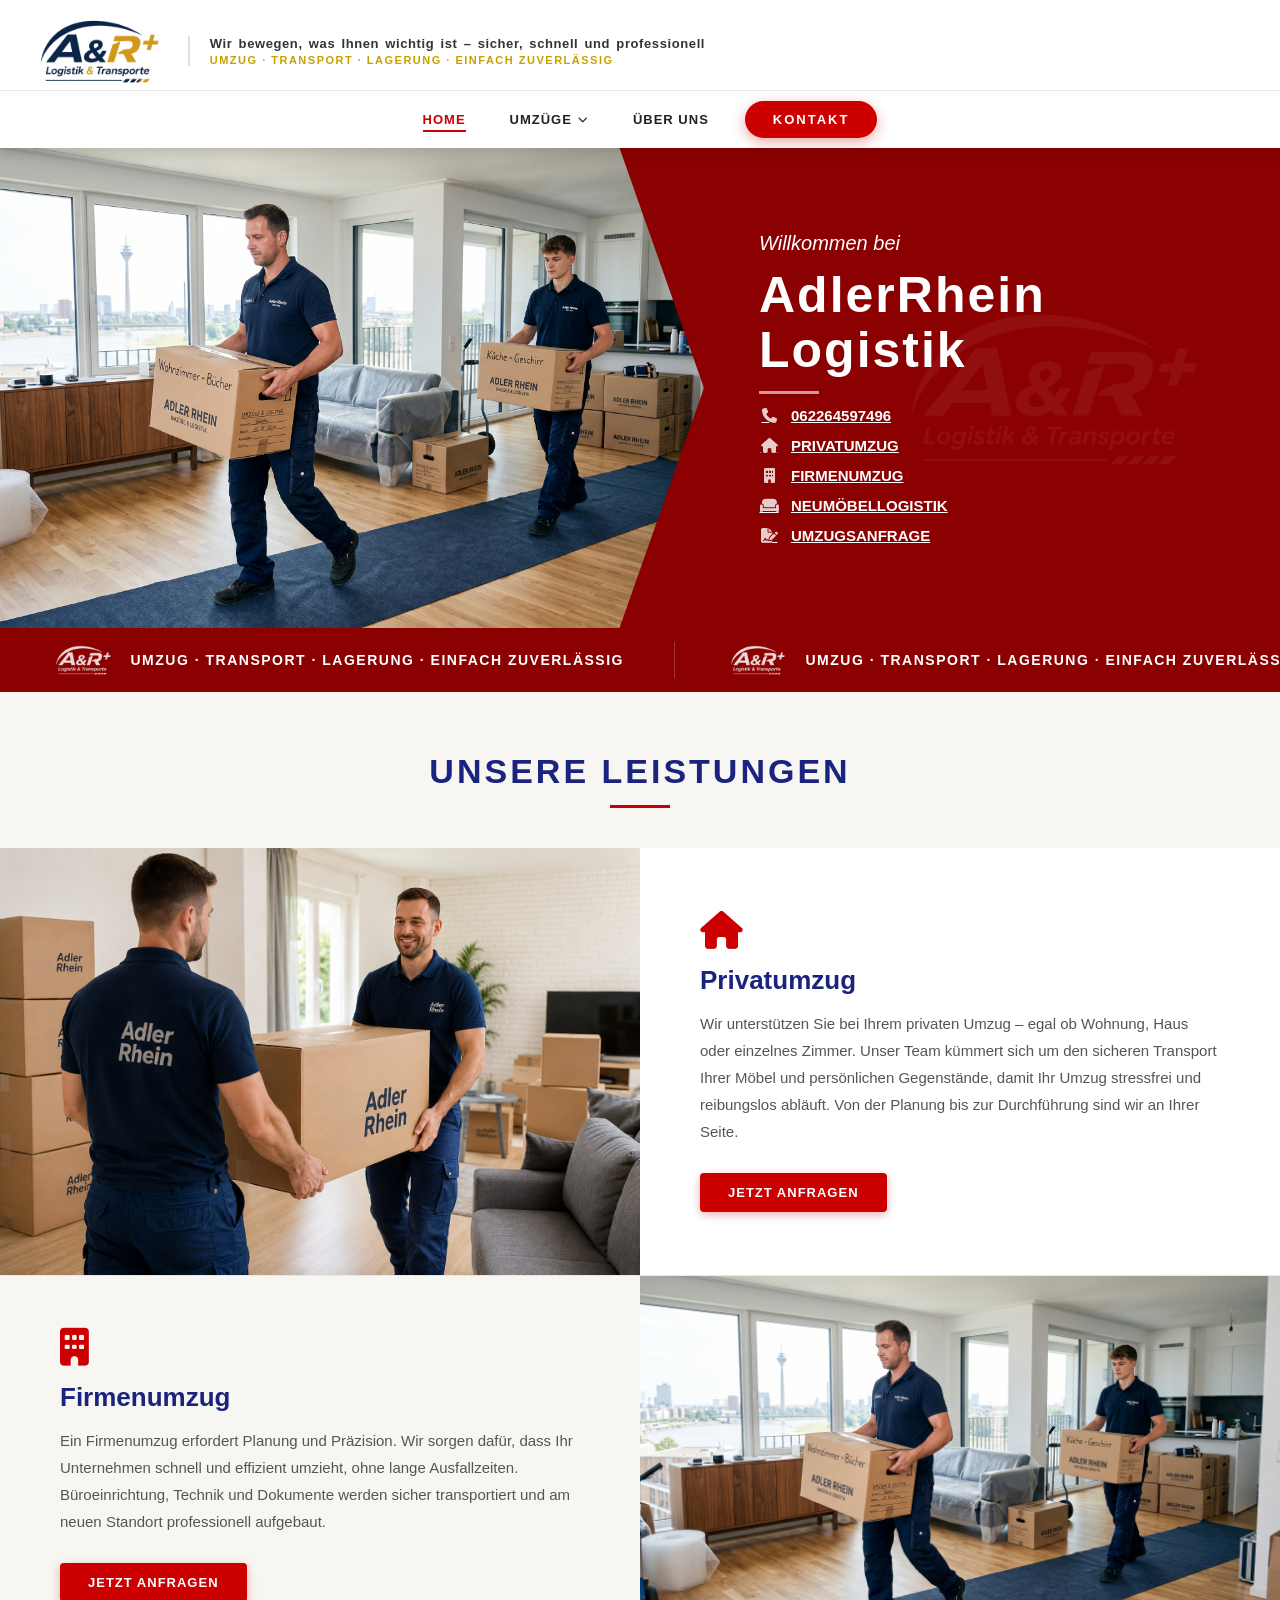
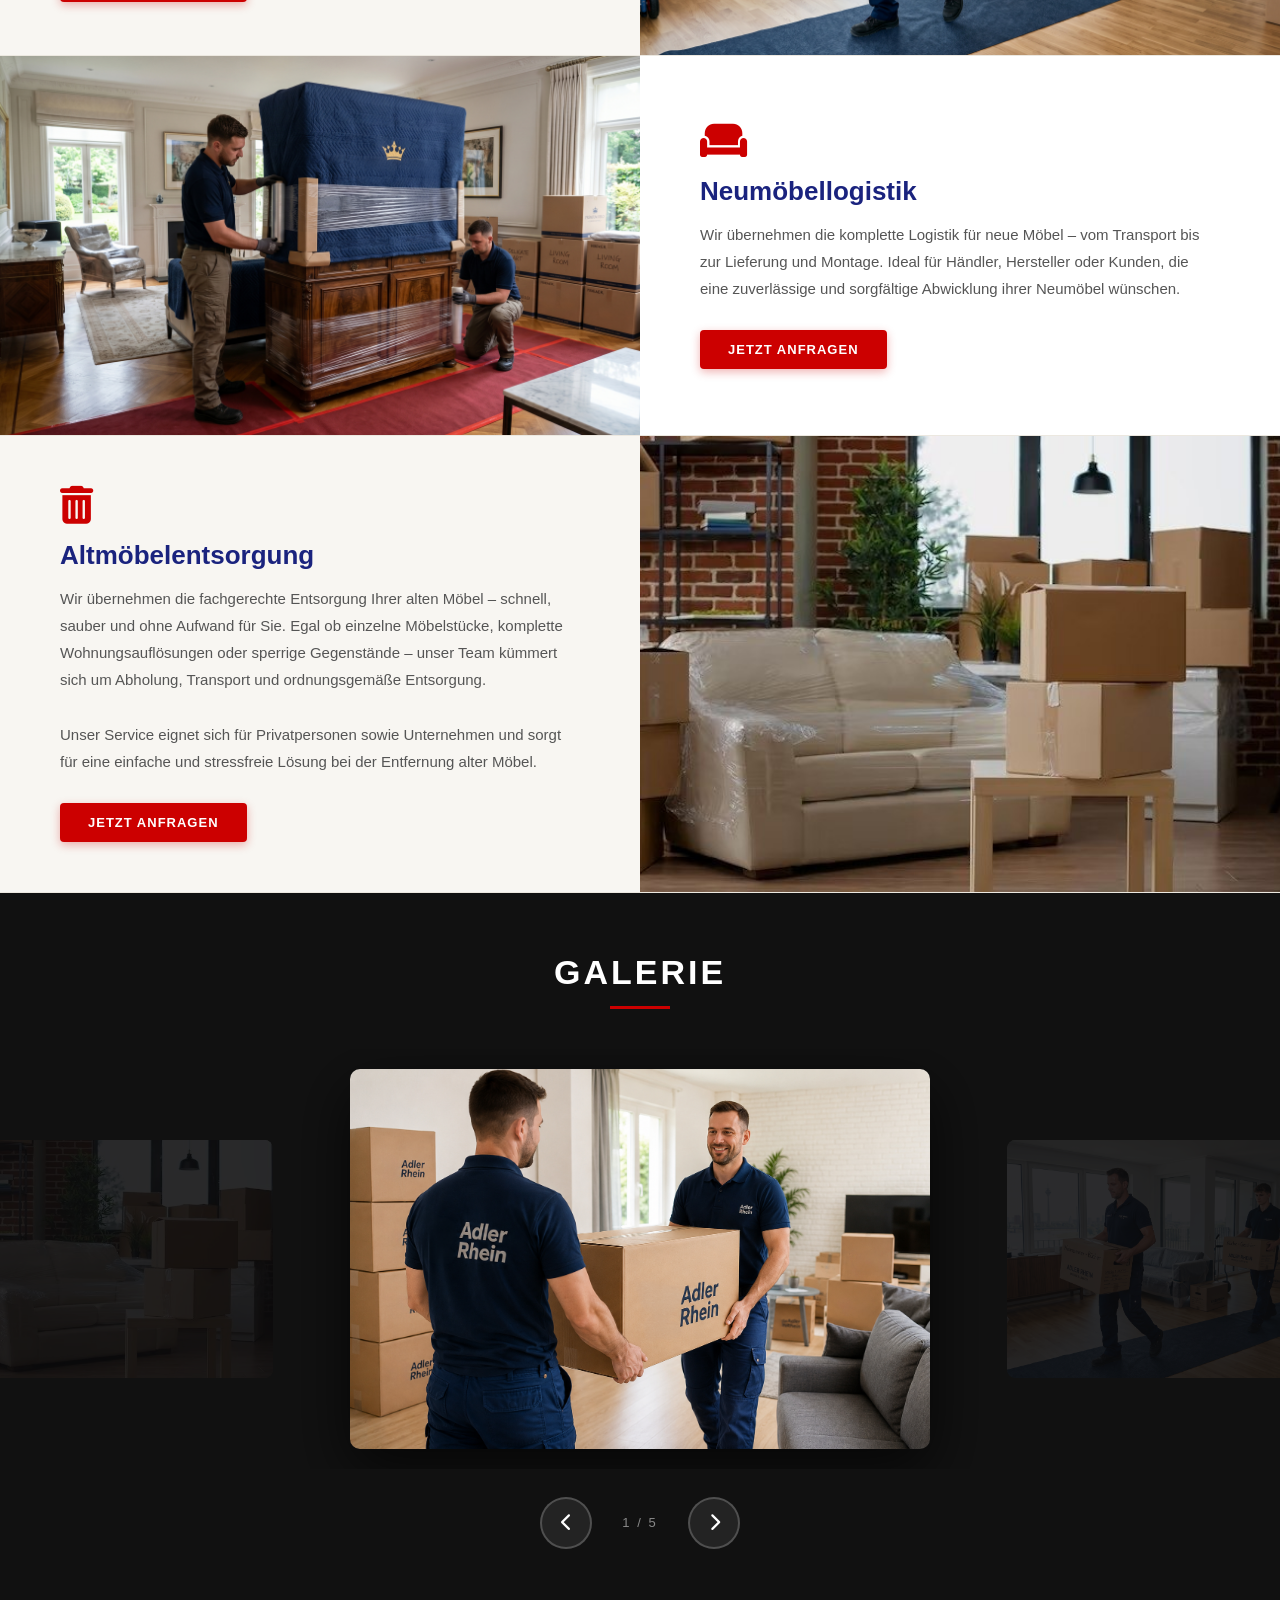
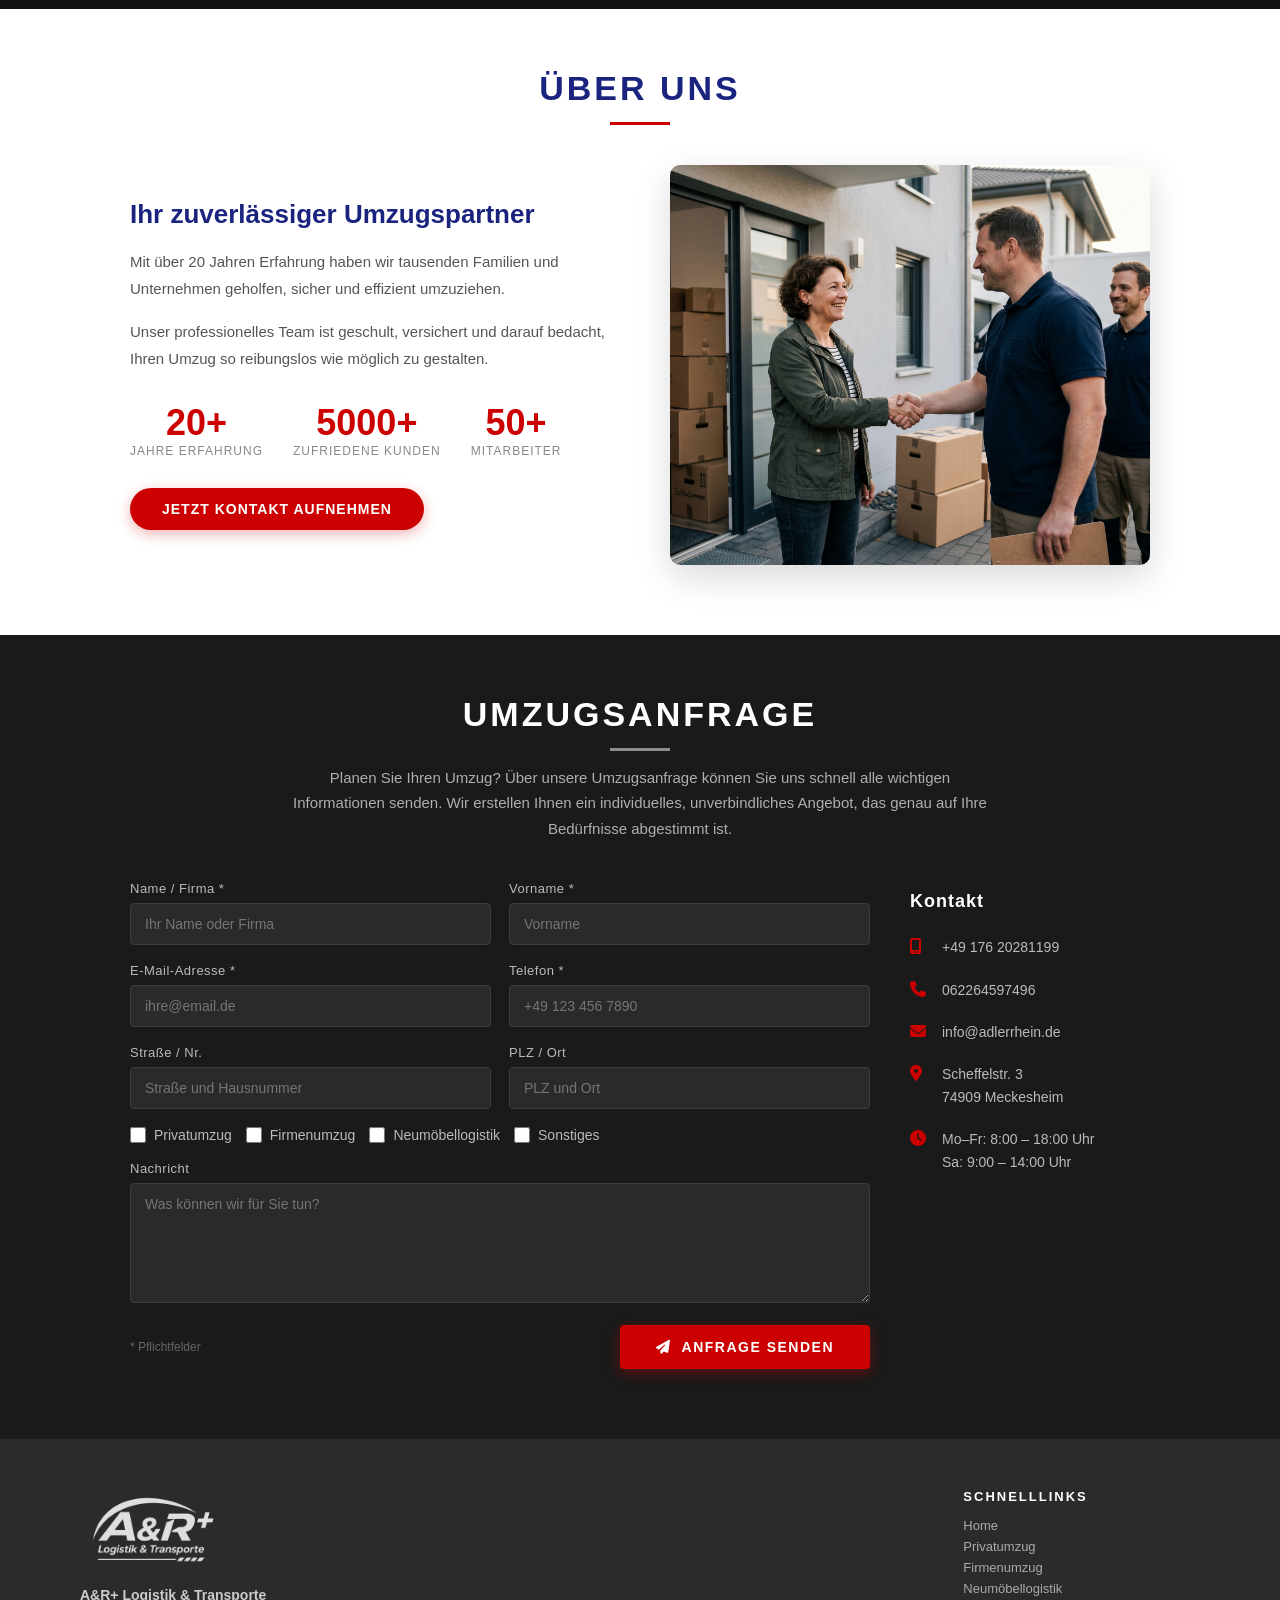
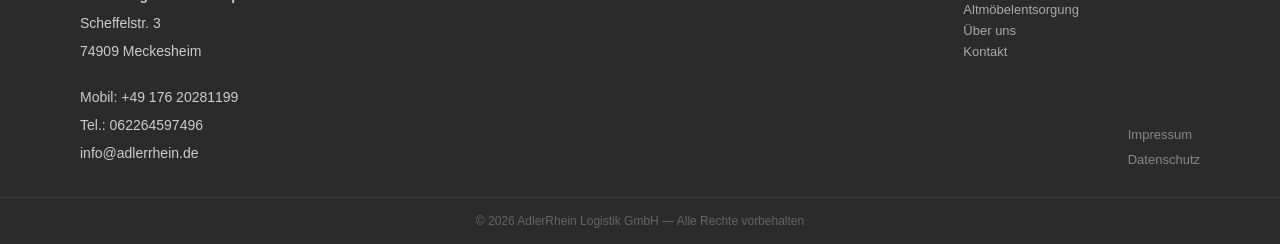
<file: index.html>
<!DOCTYPE html>
<html lang="de">
<head>
    <meta charset="UTF-8">
    <meta name="viewport" content="width=device-width, initial-scale=1.0">
    <title>AdlerRhein Logistik</title>
    <link rel="stylesheet" href="style.css">
    <link rel="stylesheet" href="https://cdnjs.cloudflare.com/ajax/libs/font-awesome/6.5.0/css/all.min.css">
</head>
<body>

<!-- ===== HEADER ===== -->
<header id="site-header">
    <div class="header-logo">
        <a href="#home"><img src="logo no bg.png" alt="A&R+ Logistik & Transporte" class="header-logo-img" width="160" height="78" style="height:78px;width:auto;max-height:78px;display:block"></a>
        <div class="header-text">
            <p class="header-tagline">Wir bewegen, was Ihnen wichtig ist – sicher, schnell und professionell</p>
            <p class="header-sub">Umzug · Transport · Lagerung · Einfach zuverlässig</p>
        </div>
    </div>

    <button class="hamburger" id="hamburger" aria-label="Menü öffnen">
        <span></span><span></span><span></span>
    </button>

    <nav id="main-nav">
        <a href="#home" class="nav-link active">HOME</a>

        <!-- UMZÜGE dropdown -->
        <div class="dropdown">
            <a href="#" class="nav-link dropdown-toggle" onclick="return false;">
                UMZÜGE <i class="fa-solid fa-chevron-down fa-xs"></i>
            </a>
            <div class="dropdown-menu">
                <a href="#privatumzug"><i class="fa-solid fa-house"></i> Privatumzug</a>
                <a href="#firmenumzug"><i class="fa-solid fa-building"></i> Firmenumzug</a>
                <a href="#neumoebel"><i class="fa-solid fa-couch"></i> Neumöbellogistik</a>
                <a href="#altmoebel"><i class="fa-solid fa-trash-can"></i> Altmöbelentsorgung</a>
                <a href="#contact"><i class="fa-solid fa-file-signature"></i> Umzugsanfrage</a>
            </div>
        </div>

        <a href="#about" class="nav-link">ÜBER UNS</a>
        <a href="#contact" class="btn-contact">KONTAKT</a>
    </nav>
</header>

<!-- ===== MAIN ===== -->
<main>

    <!-- ══════════ HOME ══════════ -->
    <section id="home">

        <!-- hero -->
        <div id="hero">
            <div id="hero-image-wrap">
                <img src="Ultra_realistic_professional_moving_service_202606242046 (2).jpg" alt="Adler Rhein Team">
            </div>
            <div id="hero-text">
                <img src="logo no bg.png" class="hero-watermark" alt="" aria-hidden="true">
                <p class="welcome-label">Willkommen bei</p>
                <h2>AdlerRhein<br>Logistik</h2>
                <div class="red-line"></div>
                <!-- ↓ CHANGE PHONE -->
                <a href="tel:062264597496"><i class="fa-solid fa-phone"></i> 062264597496</a>
                <a href="#privatumzug"><i class="fa-solid fa-house"></i> PRIVATUMZUG</a>
                <a href="#firmenumzug"><i class="fa-solid fa-building"></i> FIRMENUMZUG</a>
                <a href="#neumoebel"><i class="fa-solid fa-couch"></i> NEUMÖBELLOGISTIK</a>
                <a href="#contact"><i class="fa-solid fa-file-signature"></i> UMZUGSANFRAGE</a>
            </div>
        </div>

        <!-- news ticker banner -->
        <div id="join-team">
            <div class="ticker-track">
                <!-- copy 1 -->
                <div class="ticker-set">
                    <div class="ticker-item">
                        <img src="logo no bg.png" class="ticker-logo" alt="">
                        <span>Umzug · Transport · Lagerung · Einfach zuverlässig</span>
                    </div>
                    <div class="ticker-item">
                        <img src="logo no bg.png" class="ticker-logo" alt="">
                        <span>Umzug · Transport · Lagerung · Einfach zuverlässig</span>
                    </div>
                    <div class="ticker-item">
                        <img src="logo no bg.png" class="ticker-logo" alt="">
                        <span>Umzug · Transport · Lagerung · Einfach zuverlässig</span>
                    </div>
                    <div class="ticker-item">
                        <img src="logo no bg.png" class="ticker-logo" alt="">
                        <span>Umzug · Transport · Lagerung · Einfach zuverlässig</span>
                    </div>
                </div>
                <!-- copy 2 — for seamless loop -->
                <div class="ticker-set">
                    <div class="ticker-item">
                        <img src="logo no bg.png" class="ticker-logo" alt="">
                        <span>Umzug · Transport · Lagerung · Einfach zuverlässig</span>
                    </div>
                    <div class="ticker-item">
                        <img src="logo no bg.png" class="ticker-logo" alt="">
                        <span>Umzug · Transport · Lagerung · Einfach zuverlässig</span>
                    </div>
                    <div class="ticker-item">
                        <img src="logo no bg.png" class="ticker-logo" alt="">
                        <span>Umzug · Transport · Lagerung · Einfach zuverlässig</span>
                    </div>
                    <div class="ticker-item">
                        <img src="logo no bg.png" class="ticker-logo" alt="">
                        <span>Umzug · Transport · Lagerung · Einfach zuverlässig</span>
                    </div>
                </div>
            </div>
        </div>

    </section>

    <!-- ══════════ SERVICES ══════════ -->
    <section id="services">
        <div class="section-title">
            <h2>UNSERE LEISTUNGEN</h2>
            <div class="title-line"></div>
        </div>

        <!-- 1. Privatumzug -->
        <div id="privatumzug" class="service-block">
            <div class="img-wrap">
                <img src="ChatGPT Image Jun 24, 2026, 08_25_13 PM (2).png" alt="Privatumzug">
            </div>
            <div class="service-info">
                <i class="fa-solid fa-house service-icon"></i>
                <h3>Privatumzug</h3>
                <p>Wir unterstützen Sie bei Ihrem privaten Umzug – egal ob Wohnung, Haus oder einzelnes Zimmer. Unser Team kümmert sich um den sicheren Transport Ihrer Möbel und persönlichen Gegenstände, damit Ihr Umzug stressfrei und reibungslos abläuft. Von der Planung bis zur Durchführung sind wir an Ihrer Seite.</p>
                <a href="#contact" class="btn-service">Jetzt anfragen</a>
            </div>
        </div>

        <!-- 2. Firmenumzug -->
        <div id="firmenumzug" class="service-block reverse">
            <div class="img-wrap">
                <img src="Ultra_realistic_professional_moving_service_202606242046 (2).jpg" alt="Firmenumzug">
            </div>
            <div class="service-info">
                <i class="fa-solid fa-building service-icon"></i>
                <h3>Firmenumzug</h3>
                <p>Ein Firmenumzug erfordert Planung und Präzision. Wir sorgen dafür, dass Ihr Unternehmen schnell und effizient umzieht, ohne lange Ausfallzeiten. Büroeinrichtung, Technik und Dokumente werden sicher transportiert und am neuen Standort professionell aufgebaut.</p>
                <a href="#contact" class="btn-service">Jetzt anfragen</a>
            </div>
        </div>

        <!-- 3. Neumöbellogistik -->
        <div id="neumoebel" class="service-block">
            <div class="img-wrap">
                <img src="Ultra_realistic_premium_furniture_packing_202606242051 (2).jpg" alt="Neumöbellogistik">
            </div>
            <div class="service-info">
                <i class="fa-solid fa-couch service-icon"></i>
                <h3>Neumöbellogistik</h3>
                <p>Wir übernehmen die komplette Logistik für neue Möbel – vom Transport bis zur Lieferung und Montage. Ideal für Händler, Hersteller oder Kunden, die eine zuverlässige und sorgfältige Abwicklung ihrer Neumöbel wünschen.</p>
                <a href="#contact" class="btn-service">Jetzt anfragen</a>
            </div>
        </div>

        <!-- 4. Altmöbelentsorgung -->
        <div id="altmoebel" class="service-block reverse">
            <div class="img-wrap">
                <img src="photo_2026-07-02_01-08-09.jpg" alt="Altmöbelentsorgung">
            </div>
            <div class="service-info">
                <i class="fa-solid fa-trash-can service-icon"></i>
                <h3>Altmöbelentsorgung</h3>
                <p>Wir übernehmen die fachgerechte Entsorgung Ihrer alten Möbel – schnell, sauber und ohne Aufwand für Sie. Egal ob einzelne Möbelstücke, komplette Wohnungsauflösungen oder sperrige Gegenstände – unser Team kümmert sich um Abholung, Transport und ordnungsgemäße Entsorgung.</p>
                <p>Unser Service eignet sich für Privatpersonen sowie Unternehmen und sorgt für eine einfache und stressfreie Lösung bei der Entfernung alter Möbel.</p>
                <a href="#contact" class="btn-service">Jetzt anfragen</a>
            </div>
        </div>

    </section>

    <!-- ══════════ GALERIE ══════════ -->
    <section id="galerie">
        <div class="section-title">
            <h2>GALERIE</h2>
            <div class="title-line"></div>
        </div>

        <div class="carousel-wrap">
            <!-- prev slide -->
            <div class="car-slide car-prev" onclick="galPrev()">
                <img id="car-img-prev" src="" alt="">
                <div class="car-dim"></div>
            </div>
            <!-- active / center slide -->
            <div class="car-slide car-active">
                <img id="car-img-active" src="" alt="">
            </div>
            <!-- next slide -->
            <div class="car-slide car-next" onclick="galNext()">
                <img id="car-img-next" src="" alt="">
                <div class="car-dim"></div>
            </div>
        </div>

        <!-- arrow buttons -->
        <div class="car-arrows">
            <button class="car-btn" onclick="galPrev()"><i class="fa-solid fa-chevron-left"></i></button>
            <span class="car-counter" id="car-counter">1 / 5</span>
            <button class="car-btn" onclick="galNext()"><i class="fa-solid fa-chevron-right"></i></button>
        </div>
    </section>

    <!-- ══════════ ÜBER UNS ══════════ -->
    <section id="about">
        <div class="section-title">
            <h2>ÜBER UNS</h2>
            <div class="title-line"></div>
        </div>
        <div class="about-content">
            <div class="about-text">
                <!-- ↓ CHANGE ABOUT TEXT -->
                <h3>Ihr zuverlässiger Umzugspartner</h3>
                <p>Mit über 20 Jahren Erfahrung haben wir tausenden Familien und Unternehmen geholfen, sicher und effizient umzuziehen.</p>
                <p>Unser professionelles Team ist geschult, versichert und darauf bedacht, Ihren Umzug so reibungslos wie möglich zu gestalten.</p>
                <div class="about-stats">
                    <div class="stat">
                        <span class="stat-num">20+</span>
                        <span class="stat-label">Jahre Erfahrung</span>
                    </div>
                    <div class="stat">
                        <span class="stat-num">5000+</span>
                        <span class="stat-label">Zufriedene Kunden</span>
                    </div>
                    <div class="stat">
                        <span class="stat-num">50+</span>
                        <span class="stat-label">Mitarbeiter</span>
                    </div>
                </div>
                <a href="#contact" class="btn-about">Jetzt Kontakt aufnehmen</a>
            </div>
            <div class="about-image">
                <img src="Ultra_realistic_happy_customer_shaking_202606242105 (2).jpg" alt="Unser Team">
            </div>
        </div>
    </section>

    <!-- ══════════ KONTAKT / UMZUGSANFRAGE ══════════ -->
    <section id="contact">
        <div class="section-title light">
            <h2>UMZUGSANFRAGE</h2>
            <div class="title-line"></div>
            <p class="contact-subtitle">Planen Sie Ihren Umzug? Über unsere Umzugsanfrage können Sie uns schnell alle wichtigen Informationen senden. Wir erstellen Ihnen ein individuelles, unverbindliches Angebot, das genau auf Ihre Bedürfnisse abgestimmt ist.</p>
        </div>

        <div class="contact-wrap">
            <form class="contact-form" id="contact-form" onsubmit="submitForm(event)">

                <!-- ══ WEB3FORMS SETUP ══
                     1. Go to https://web3forms.com
                     2. Enter your email → click "Create Access Key"
                     3. Copy the key and paste it below replacing YOUR_ACCESS_KEY
                -->
                <input type="hidden" name="access_key" value="a7dcb239-00aa-4a7d-a422-29d7ae7865d3">
                <input type="hidden" name="subject"    value="Neue Umzugsanfrage – AdlerRhein Logistik">
                <input type="hidden" name="from_name"  value="AdlerRhein Logistik Website">
                <input type="hidden" name="botcheck"   value="" style="display:none">

                <div class="form-row">
                    <div class="form-group">
                        <label>Name / Firma *</label>
                        <input type="text"  name="name"    placeholder="Ihr Name oder Firma" required>
                    </div>
                    <div class="form-group">
                        <label>Vorname *</label>
                        <input type="text"  name="vorname" placeholder="Vorname" required>
                    </div>
                </div>
                <div class="form-row">
                    <div class="form-group">
                        <label>E-Mail-Adresse *</label>
                        <input type="email" name="email"   placeholder="ihre@email.de" required>
                    </div>
                    <div class="form-group">
                        <label>Telefon *</label>
                        <input type="tel"   name="telefon" placeholder="+49 123 456 7890" required>
                    </div>
                </div>
                <div class="form-row">
                    <div class="form-group">
                        <label>Straße / Nr.</label>
                        <input type="text"  name="strasse" placeholder="Straße und Hausnummer">
                    </div>
                    <div class="form-group">
                        <label>PLZ / Ort</label>
                        <input type="text"  name="plz_ort" placeholder="PLZ und Ort">
                    </div>
                </div>
                <div class="form-row checkbox-row">
                    <label class="checkbox-label">
                        <input type="checkbox" name="leistung" value="Privatumzug"> Privatumzug
                    </label>
                    <label class="checkbox-label">
                        <input type="checkbox" name="leistung" value="Firmenumzug"> Firmenumzug
                    </label>
                    <label class="checkbox-label">
                        <input type="checkbox" name="leistung" value="Neumöbellogistik"> Neumöbellogistik
                    </label>
                    <label class="checkbox-label">
                        <input type="checkbox" name="leistung" value="Sonstiges"> Sonstiges
                    </label>
                </div>
                <div class="form-group full">
                    <label>Nachricht</label>
                    <textarea name="nachricht" rows="5" placeholder="Was können wir für Sie tun?"></textarea>
                </div>

                <!-- success / error messages -->
                <div id="form-success" class="form-msg form-msg--ok" style="display:none">
                    <i class="fa-solid fa-circle-check"></i>
                    Vielen Dank! Ihre Anfrage wurde erfolgreich gesendet. Wir melden uns bald bei Ihnen.
                </div>
                <div id="form-error" class="form-msg form-msg--err" style="display:none">
                    <i class="fa-solid fa-triangle-exclamation"></i>
                    Fehler beim Senden. Bitte versuchen Sie es erneut oder kontaktieren Sie uns direkt.
                </div>

                <div class="form-actions">
                    <p class="form-note">* Pflichtfelder</p>
                    <button type="submit" class="btn-submit" id="submit-btn">
                        <i class="fa-solid fa-paper-plane"></i> ANFRAGE SENDEN
                    </button>
                </div>
            </form>

            <!-- sidebar -->
            <div class="contact-info">
                <h3>Kontakt</h3>
                <!-- ↓ CHANGE CONTACT DETAILS -->
                <div class="info-item">
                    <i class="fa-solid fa-mobile-screen"></i>
                    <span>+49 176 20281199</span>
                </div>
                <div class="info-item">
                    <i class="fa-solid fa-phone"></i>
                    <span>062264597496</span>
                </div>
                <div class="info-item">
                    <i class="fa-solid fa-envelope"></i>
                    <span>info@adlerrhein.de</span>
                </div>
                <div class="info-item">
                    <i class="fa-solid fa-location-dot"></i>
                    <span>Scheffelstr. 3<br>74909 Meckesheim</span>
                </div>
                <div class="info-item">
                    <i class="fa-solid fa-clock"></i>
                    <span>Mo–Fr: 8:00 – 18:00 Uhr<br>Sa: 9:00 – 14:00 Uhr</span>
                </div>
            </div>
        </div>
    </section>

</main>

<!-- ===== FOOTER ===== -->
<footer>
    <div class="footer-inner">
        <div id="footer-left">
            <img src="logo no bg.png" alt="A&R+ Logistik" class="footer-logo-img">
            <!-- ↓ CHANGE COMPANY INFO -->
            <p><strong>A&R+ Logistik & Transporte</strong></p>
            <p>Scheffelstr. 3</p>
            <p>74909 Meckesheim</p>
            <br>
            <p>Mobil: <a href="tel:+4917620281199">+49 176 20281199</a></p>
            <p>Tel.: <a href="tel:062264597496">062264597496</a></p>
            <a href="mailto:info@adlerrhein.de">info@adlerrhein.de</a>
        </div>
        <div id="footer-links">
            <h4>Schnelllinks</h4>
            <a href="#home">Home</a>
            <a href="#privatumzug">Privatumzug</a>
            <a href="#firmenumzug">Firmenumzug</a>
            <a href="#neumoebel">Neumöbellogistik</a>
            <a href="#altmoebel">Altmöbelentsorgung</a>
            <a href="#about">Über uns</a>
            <a href="#contact">Kontakt</a>
        </div>
        <div id="footer-legal">
            <a href="impressum.html">Impressum</a>
            <a href="#">Datenschutz</a>
        </div>
    </div>
    <div id="footer-bottom">
        <p>© 2026 AdlerRhein Logistik GmbH — Alle Rechte vorbehalten</p>
    </div>
</footer>


<!-- ===== JAVASCRIPT ===== -->
<script>
    /* smooth scroll */
    document.querySelectorAll('a[href^="#"]').forEach(link => {
        link.addEventListener('click', e => {
            const target = document.querySelector(link.getAttribute('href'));
            if (!target) return;
            e.preventDefault();
            const offset = document.getElementById('site-header').offsetHeight + 10;
            window.scrollTo({ top: target.offsetTop - offset, behavior: 'smooth' });
            document.getElementById('main-nav').classList.remove('open');
            document.getElementById('hamburger').classList.remove('open');
        });
    });

    /* hamburger */
    document.getElementById('hamburger').addEventListener('click', () => {
        document.getElementById('main-nav').classList.toggle('open');
        document.getElementById('hamburger').classList.toggle('open');
    });

    /* active nav on scroll */
    const navSections = ['home','services','about','contact'];
    window.addEventListener('scroll', () => {
        const scrollY = window.scrollY + document.getElementById('site-header').offsetHeight + 20;
        let current = 'home';
        navSections.forEach(id => {
            const el = document.getElementById(id);
            if (el && scrollY >= el.offsetTop) current = id;
        });
        document.querySelectorAll('nav .nav-link').forEach(a => {
            a.classList.toggle('active', a.getAttribute('href') === '#' + current);
        });
    });

    /* ── CAROUSEL ── */
    const galImages = [
        'ChatGPT Image Jun 24, 2026, 08_25_13 PM (2).png',
        'Ultra_realistic_professional_moving_service_202606242046 (2).jpg',
        'Ultra_realistic_premium_furniture_packing_202606242051 (2).jpg',
        'Ultra_realistic_happy_customer_shaking_202606242105 (2).jpg',
        'photo_2026-07-02_01-08-09.jpg',
    ];
    let galIdx = 0;

    function updateCarousel(dir) {
        const total  = galImages.length;
        const prev   = (galIdx - 1 + total) % total;
        const next   = (galIdx + 1) % total;

        const imgPrev   = document.getElementById('car-img-prev');
        const imgActive = document.getElementById('car-img-active');
        const imgNext   = document.getElementById('car-img-next');

        /* slide-out animation */
        const wrap = document.querySelector('.carousel-wrap');
        wrap.classList.add(dir > 0 ? 'slide-left' : 'slide-right');

        setTimeout(() => {
            imgPrev.src   = galImages[prev];
            imgActive.src = galImages[galIdx];
            imgNext.src   = galImages[next];
            document.getElementById('car-counter').textContent =
                `${galIdx + 1} / ${total}`;
            wrap.classList.remove('slide-left', 'slide-right');
        }, 260);
    }

    function galNext() {
        galIdx = (galIdx + 1) % galImages.length;
        updateCarousel(1);
    }
    function galPrev() {
        galIdx = (galIdx - 1 + galImages.length) % galImages.length;
        updateCarousel(-1);
    }

    /* init carousel on load */
    document.addEventListener('DOMContentLoaded', () => updateCarousel(0));

    /* keyboard */
    document.addEventListener('keydown', e => {
        if (e.key === 'ArrowLeft')  galPrev();
        if (e.key === 'ArrowRight') galNext();
    });

    /* ── REAL FORM SUBMIT via Web3Forms ── */
    async function submitForm(e) {
        e.preventDefault();
        const form    = e.target;
        const btn     = document.getElementById('submit-btn');
        const success = document.getElementById('form-success');
        const error   = document.getElementById('form-error');

        /* hide old messages */
        success.style.display = 'none';
        error.style.display   = 'none';

        /* loading state */
        btn.disabled    = true;
        btn.innerHTML   = '<i class="fa-solid fa-spinner fa-spin"></i> Wird gesendet…';

        /* collect all form data */
        const data = Object.fromEntries(new FormData(form));

        try {
            const res = await fetch('https://api.web3forms.com/submit', {
                method:  'POST',
                headers: { 'Content-Type': 'application/json', Accept: 'application/json' },
                body:    JSON.stringify(data)
            });
            const result = await res.json();

            if (result.success) {
                /* ✅ success */
                btn.innerHTML        = '<i class="fa-solid fa-check"></i> GESENDET!';
                btn.style.background = '#1a7e3c';
                success.style.display = 'flex';
                form.reset();
                setTimeout(() => {
                    btn.innerHTML        = '<i class="fa-solid fa-paper-plane"></i> ANFRAGE SENDEN';
                    btn.style.background = '';
                    btn.disabled         = false;
                    success.style.display = 'none';
                }, 6000);
            } else {
                throw new Error(result.message || 'Error');
            }
        } catch (err) {
            /* ❌ error */
            btn.innerHTML        = '<i class="fa-solid fa-xmark"></i> Fehler!';
            btn.style.background = '#8b1a1a';
            error.style.display  = 'flex';
            setTimeout(() => {
                btn.innerHTML        = '<i class="fa-solid fa-paper-plane"></i> ANFRAGE SENDEN';
                btn.style.background = '';
                btn.disabled         = false;
                error.style.display  = 'none';
            }, 5000);
        }
    }
</script>

</body>
</html>
</file>
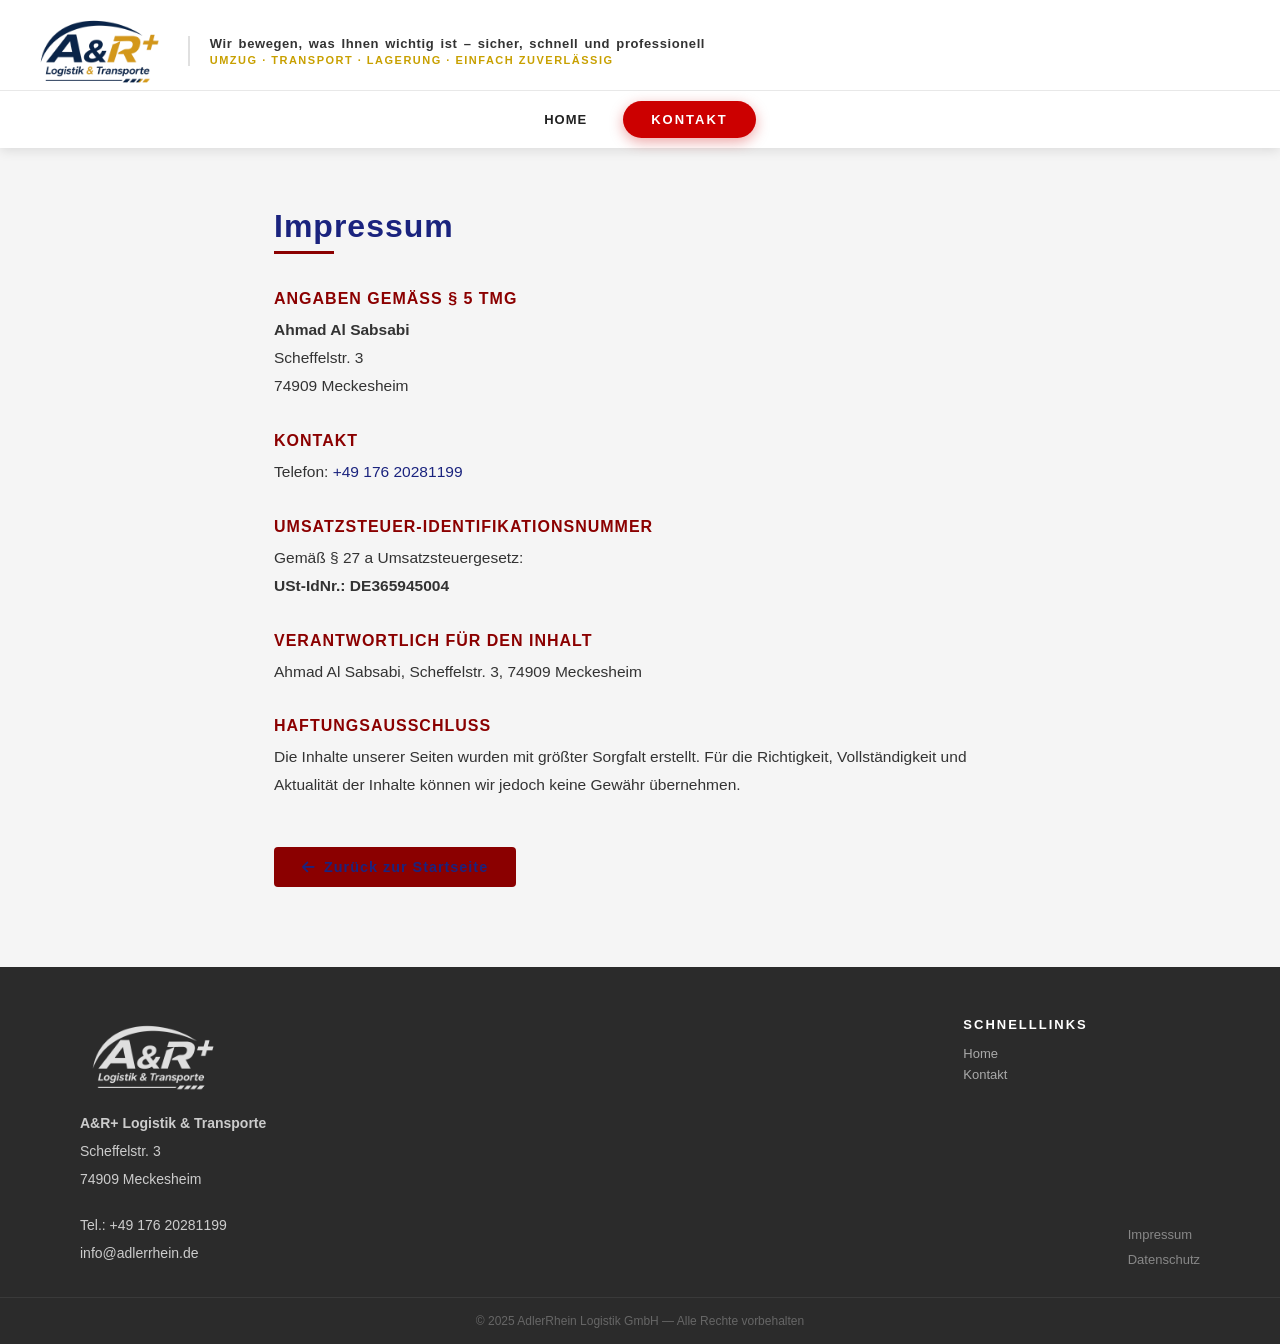
<file: impressum.html>
<!DOCTYPE html>
<html lang="de">
<head>
    <meta charset="UTF-8">
    <meta name="viewport" content="width=device-width, initial-scale=1.0">
    <title>Impressum – AdlerRhein Logistik</title>
    <link rel="stylesheet" href="style.css">
    <link rel="stylesheet" href="https://cdnjs.cloudflare.com/ajax/libs/font-awesome/6.5.0/css/all.min.css">
    <style>
        body { background: #f5f5f5; }

        .imp-page {
            max-width: 780px;
            margin: 0 auto;
            padding: 60px 24px 80px;
        }

        .imp-page h1 {
            font-size: 2rem;
            color: #1a237e;
            margin-bottom: 6px;
            letter-spacing: 1px;
        }

        .imp-page .imp-divider {
            width: 60px;
            height: 3px;
            background: #8b0000;
            margin-bottom: 36px;
            border: none;
        }

        .imp-page h2 {
            font-size: 1rem;
            color: #8b0000;
            text-transform: uppercase;
            letter-spacing: 1px;
            margin: 32px 0 8px;
        }

        .imp-page p,
        .imp-page address {
            font-style: normal;
            color: #333;
            line-height: 1.8;
            font-size: 0.97rem;
        }

        .imp-page a {
            color: #1a237e;
            text-decoration: none;
        }
        .imp-page a:hover { text-decoration: underline; }

        .imp-back {
            display: inline-flex;
            align-items: center;
            gap: 8px;
            margin-top: 48px;
            background: #8b0000;
            color: #fff;
            padding: 12px 28px;
            border-radius: 4px;
            font-weight: 700;
            font-size: 0.9rem;
            letter-spacing: 1px;
            text-decoration: none;
            transition: background .2s;
        }
        .imp-back:hover { background: #cc0000; text-decoration: none; }

        /* keep header/footer consistent */
        #site-header { position: static; }
    </style>
</head>
<body>

<!-- ===== HEADER ===== -->
<header id="site-header">
    <div class="header-logo">
        <a href="index.html"><img src="logo no bg.png" alt="A&R+ Logistik & Transporte" class="header-logo-img" width="160" height="78" style="height:78px;width:auto;max-height:78px;display:block"></a>
        <div class="header-text">
            <p class="header-tagline">Wir bewegen, was Ihnen wichtig ist – sicher, schnell und professionell</p>
            <p class="header-sub">Umzug · Transport · Lagerung · Einfach zuverlässig</p>
        </div>
    </div>
    <nav id="main-nav">
        <a href="index.html" class="nav-link">HOME</a>
        <a href="index.html#contact" class="btn-contact">KONTAKT</a>
    </nav>
</header>

<!-- ===== IMPRESSUM ===== -->
<main>
    <div class="imp-page">

        <h1>Impressum</h1>
        <hr class="imp-divider">

        <h2>Angaben gemäß § 5 TMG</h2>
        <address>
            <strong>Ahmad Al Sabsabi</strong><br>
            Scheffelstr. 3<br>
            74909 Meckesheim
        </address>

        <h2>Kontakt</h2>
        <p>
            Telefon: <a href="tel:+4917620281199">+49 176 20281199</a>
        </p>

        <h2>Umsatzsteuer-Identifikationsnummer</h2>
        <p>
            Gemäß § 27 a Umsatzsteuergesetz:<br>
            <strong>USt-IdNr.: DE365945004</strong>
        </p>

        <h2>Verantwortlich für den Inhalt</h2>
        <p>Ahmad Al Sabsabi, Scheffelstr. 3, 74909 Meckesheim</p>

        <h2>Haftungsausschluss</h2>
        <p>Die Inhalte unserer Seiten wurden mit größter Sorgfalt erstellt. Für die Richtigkeit, Vollständigkeit und Aktualität der Inhalte können wir jedoch keine Gewähr übernehmen.</p>

        <a href="index.html" class="imp-back">
            <i class="fa-solid fa-arrow-left"></i> Zurück zur Startseite
        </a>

    </div>
</main>

<!-- ===== FOOTER ===== -->
<footer>
    <div class="footer-inner">
        <div id="footer-left">
            <img src="logo no bg.png" alt="A&R+ Logistik" class="footer-logo-img">
            <p><strong>A&R+ Logistik & Transporte</strong></p>
            <p>Scheffelstr. 3</p>
            <p>74909 Meckesheim</p>
            <br>
            <p>Tel.: +49 176 20281199</p>
            <a href="mailto:info@adlerrhein.de">info@adlerrhein.de</a>
        </div>
        <div id="footer-links">
            <h4>Schnelllinks</h4>
            <a href="index.html">Home</a>
            <a href="index.html#contact">Kontakt</a>
        </div>
        <div id="footer-legal">
            <a href="impressum.html">Impressum</a>
            <a href="#">Datenschutz</a>
        </div>
    </div>
    <div id="footer-bottom">
        <p>© 2025 AdlerRhein Logistik GmbH — Alle Rechte vorbehalten</p>
    </div>
</footer>

</body>
</html>
</file>
<file: style.css>
/* ══════════════════════════════════════
   GLOBAL
══════════════════════════════════════ */
*, *::before, *::after { margin:0; padding:0; box-sizing:border-box; }
html { scroll-behavior: smooth; }
body { font-family: Arial, sans-serif; background: #fff; color: #222; }
img  { display: block; max-width: 100%; }
a    { text-decoration: none; }

/* ══════════════════════════════════════
   ANIMATIONS
══════════════════════════════════════ */
@keyframes fadeInDown  { from{opacity:0;transform:translateY(-30px)} to{opacity:1;transform:translateY(0)} }
@keyframes slideInLeft { from{opacity:0;transform:translateX(-60px)} to{opacity:1;transform:translateX(0)} }
@keyframes slideInRight{ from{opacity:0;transform:translateX(60px)}  to{opacity:1;transform:translateX(0)} }
@keyframes fadeInUp    { from{opacity:0;transform:translateY(20px)}  to{opacity:1;transform:translateY(0)} }
@keyframes expandLine  { from{width:0}    to{width:60px} }
@keyframes pulse       { 0%,100%{box-shadow:0 0 0 0 rgba(255,255,255,.5)} 50%{box-shadow:0 0 0 10px rgba(255,255,255,0)} }

/* ══════════════════════════════════════
   HEADER
══════════════════════════════════════ */
#site-header {
    position: sticky;
    top: 0;
    z-index: 1000;
    background: #fff;
    box-shadow: 0 2px 12px rgba(0,0,0,.12);
}
.header-logo {
    display: flex;
    align-items: center;
    justify-content: flex-start;
    gap: 20px;
    padding: 12px 28px 0;
    animation: fadeInDown .7s ease both;
}
.header-logo-img {
    height: 78px !important;
    width: auto !important;
    max-height: 78px !important;
    max-width: 200px;
    object-fit: contain;
    transition: transform .3s ease;
    flex-shrink: 0;
    display: block;
}
.header-logo-img:hover { transform: scale(1.04); }
.header-text {
    display: flex;
    flex-direction: column;
    justify-content: center;
    gap: 3px;
    border-left: 2px solid #e0e0e0;
    padding-left: 20px;
}
.header-tagline {
    color: #333;
    font-size: 13px;
    font-weight: 600;
    letter-spacing: .6px;
    word-spacing: 2px;
}
.header-sub {
    color: #c8a000;
    font-size: 11px;
    font-weight: 700;
    letter-spacing: 1.5px;
    text-transform: uppercase;
}

/* footer logo */
.footer-logo-img {
    height: 80px;
    width: auto;
    max-width: 160px;
    object-fit: contain;
    object-position: left center;
    margin-bottom: 12px;
    margin-left: 0;
    display: block;
    filter: brightness(0) invert(1);
    opacity: .85;
}

/* ══════════════════════════════════════
   NAV
══════════════════════════════════════ */
#main-nav {
    display: flex;
    justify-content: center;
    align-items: center;
    padding: 10px 20px;
    border-top: 1px solid #e8e8e8;
    gap: 4px;
    animation: fadeInDown .7s ease .2s both;
}
.nav-link {
    color: #222;
    font-size: 13px;
    font-weight: 700;
    padding: 9px 20px;
    letter-spacing: 1px;
    text-transform: uppercase;
    position: relative;
    transition: color .25s ease;
    white-space: nowrap;
}
.nav-link::after {
    content: '';
    position: absolute;
    bottom: 4px;
    left: 20px; right: 20px;
    height: 2px;
    background: #cc0000;
    transform: scaleX(0);
    transition: transform .25s ease;
}
.nav-link:hover  { color: #cc0000; }
.nav-link:hover::after { transform: scaleX(1); }
.nav-link.active { color: #cc0000; }
.nav-link.active::after { transform: scaleX(1); }

/* — DROPDOWN — */
.dropdown { position: relative; }
.dropdown-toggle { display: flex; align-items: center; gap: 6px; }
.dropdown-toggle .fa-chevron-down {
    transition: transform .25s ease;
}
.dropdown:hover .dropdown-toggle .fa-chevron-down { transform: rotate(180deg); }

.dropdown-menu {
    position: absolute;
    top: 100%;
    left: 0;
    background: #1a1a1a;
    min-width: 230px;
    border-top: 3px solid #cc0000;
    box-shadow: 0 8px 24px rgba(0,0,0,.25);
    z-index: 200;
    opacity: 0;
    visibility: hidden;
    transform: translateY(-6px);
    transition: opacity .22s ease, visibility .22s ease, transform .22s ease;
    pointer-events: none;
}
/* bridge the gap so mouse can move from toggle to menu without losing hover */
.dropdown::after {
    content: '';
    position: absolute;
    top: 100%;
    left: 0;
    right: 0;
    height: 10px;
}
.dropdown:hover .dropdown-menu {
    opacity: 1;
    visibility: visible;
    transform: translateY(0);
    pointer-events: auto;
}
.dropdown-menu a {
    display: flex;
    align-items: center;
    gap: 12px;
    padding: 13px 20px;
    color: #ddd;
    font-size: 13px;
    font-weight: 600;
    letter-spacing: .5px;
    border-bottom: 1px solid #2d2d2d;
    transition: background .2s ease, color .2s ease, padding-left .2s ease;
}
.dropdown-menu a:last-child { border-bottom: none; }
.dropdown-menu a i { color: #cc0000; width: 16px; }
.dropdown-menu a:hover { background: #cc0000; color: #fff; padding-left: 28px; }
.dropdown-menu a:hover i { color: #fff; }

/* — CONTACT BUTTON — */
.btn-contact {
    background: #cc0000 !important;
    color: #fff !important;
    padding: 11px 28px !important;
    border-radius: 50px;
    margin-left: 12px;
    font-size: 13px !important;
    font-weight: 900 !important;
    letter-spacing: 2px !important;
    text-transform: uppercase;
    box-shadow: 0 4px 14px rgba(204,0,0,.35);
    transition: background .25s, transform .2s, box-shadow .2s !important;
}
.btn-contact:hover {
    background: #1a237e !important;
    transform: translateY(-2px) !important;
    box-shadow: 0 6px 20px rgba(26,35,126,.4) !important;
}

/* — HAMBURGER — */
.hamburger {
    display: none;
    flex-direction: column;
    gap: 5px;
    background: none;
    border: none;
    cursor: pointer;
    padding: 10px;
    position: absolute;
    right: 16px;
    top: 50%;
    transform: translateY(-50%);
}
.hamburger span {
    display: block;
    width: 26px;
    height: 3px;
    background: #1a237e;
    border-radius: 2px;
    transition: all .3s ease;
}
.hamburger.open span:nth-child(1) { transform: translateY(8px) rotate(45deg); }
.hamburger.open span:nth-child(2) { opacity: 0; }
.hamburger.open span:nth-child(3) { transform: translateY(-8px) rotate(-45deg); }

/* ══════════════════════════════════════
   HERO
══════════════════════════════════════ */
#hero {
    display: flex;
    background: #8b0000;
    min-height: 480px;
    overflow: hidden;
    position: relative;
}
.hero-watermark {
    position: absolute;
    top: 50%;
    left: 60%;
    transform: translate(-50%, -50%);
    width: 85%;
    max-width: 340px;
    opacity: 0.06;
    filter: brightness(0) invert(1);
    pointer-events: none;
    z-index: 0;
}
#hero-text    { position: relative; z-index: 2; }
#hero-image-wrap { position: relative; z-index: 2; }
#hero-image-wrap {
    width: 55%;
    flex-shrink: 0;
    animation: slideInLeft .9s ease .3s both;
}
#hero-image-wrap img {
    width: 100%;
    height: 100%;
    object-fit: cover;
    clip-path: polygon(0 0, 88% 0, 100% 50%, 88% 100%, 0 100%);
    transition: clip-path .4s ease;
}
#hero-image-wrap:hover img {
    clip-path: polygon(0 0, 91% 0, 100% 50%, 91% 100%, 0 100%);
}
#hero-text {
    flex: 1;
    display: flex;
    flex-direction: column;
    justify-content: center;
    padding: 40px 55px;
    gap: 13px;
    animation: slideInRight .9s ease .3s both;
}
.welcome-label {
    font-style: italic;
    font-size: 20px;
    color: #fff;
    animation: fadeInUp .6s ease .7s both;
}
#hero-text h2 {
    font-size: 50px;
    font-weight: 900;
    color: #fff;
    letter-spacing: 2px;
    line-height: 1.1;
    animation: fadeInUp .6s ease .8s both;
}
.red-line {
    width: 60px;
    height: 3px;
    background: rgba(255,255,255,.6);
    animation: expandLine .6s ease 1.1s both;
}
.hero-tagline {
    font-size: 16px;
    color: rgba(255,255,255,.95);
    font-weight: 700;
    line-height: 1.5;
    animation: fadeInUp .6s ease 1s both;
}
.hero-subtitle {
    font-size: 14px;
    color: rgba(255,255,255,.75);
    font-style: italic;
    letter-spacing: .5px;
    animation: fadeInUp .6s ease 1.05s both;
}
#hero-text a {
    color: #fff;
    text-decoration: underline;
    font-size: 15px;
    font-weight: 700;
    display: flex;
    align-items: center;
    gap: 12px;
    transition: color .2s, transform .2s;
}
#hero-text a:nth-child(5) { animation: fadeInUp .5s ease 1.1s both; }
#hero-text a:nth-child(6) { animation: fadeInUp .5s ease 1.2s both; }
#hero-text a:nth-child(7) { animation: fadeInUp .5s ease 1.3s both; }
#hero-text a:nth-child(8) { animation: fadeInUp .5s ease 1.4s both; }
#hero-text a:nth-child(9) { animation: fadeInUp .5s ease 1.5s both; }
#hero-text a:hover { color: #ffd0d0; transform: translateX(6px); text-decoration: none; }
#hero-text a i { color: rgba(255,255,255,.8); width: 20px; text-align: center; transition: transform .2s; }
#hero-text a:hover i { transform: scale(1.2); color: #fff; }

.btn-quote {
    display: inline-flex !important;
    align-items: center;
    gap: 10px;
    margin-top: 6px;
    padding: 13px 26px;
    background: #fff;
    color: #cc0000 !important;
    text-decoration: none !important;
    font-size: 14px !important;
    font-weight: 900 !important;
    letter-spacing: 1.5px;
    border-radius: 5px;
    width: fit-content;
    box-shadow: 0 4px 16px rgba(0,0,0,.2);
    transition: background .25s, color .25s, transform .2s, box-shadow .2s !important;
    animation: fadeInUp .6s ease 1.6s both, pulse 2s ease 2.5s 3;
}
.btn-quote:hover {
    background: #1a237e !important;
    color: #fff !important;
    transform: translateY(-3px) !important;
    box-shadow: 0 8px 22px rgba(0,0,0,.3) !important;
}

/* ══════════════════════════════════════
   TICKER BANNER
══════════════════════════════════════ */
@keyframes ticker {
    0%   { transform: translateX(0); }
    100% { transform: translateX(-50%); }
}

#join-team {
    background: #8b0000;
    overflow: hidden;
    padding: 0;
    height: 64px;
    display: flex;
    align-items: center;
}
.ticker-track {
    display: flex;
    width: max-content;
    animation: ticker 28s linear infinite;
}
.ticker-track:hover { animation-play-state: paused; }
.ticker-set {
    display: flex;
    align-items: center;
    flex-shrink: 0;
}
.ticker-item {
    display: flex;
    align-items: center;
    gap: 16px;
    padding: 0 50px;
    white-space: nowrap;
    border-right: 1px solid rgba(255,255,255,.2);
}
.ticker-logo {
    height: 36px;
    width: auto;
    filter: brightness(0) invert(1);
    opacity: .85;
    flex-shrink: 0;
}
.ticker-item span {
    color: #fff;
    font-size: 14px;
    font-weight: 700;
    letter-spacing: 1.5px;
    text-transform: uppercase;
}

/* ══════════════════════════════════════
   SECTION TITLE (shared)
══════════════════════════════════════ */
.section-title {
    text-align: center;
    padding: 60px 20px 40px;
}
.section-title h2 {
    font-size: 34px;
    color: #1a237e;
    font-weight: 900;
    letter-spacing: 3px;
}
.section-title.light h2 { color: #fff; }
.title-line {
    width: 60px;
    height: 3px;
    background: #cc0000;
    margin: 14px auto 0;
}
.section-title.light .title-line { background: rgba(255,255,255,.5); }

/* ══════════════════════════════════════
   SERVICES SECTION
══════════════════════════════════════ */
#services { background: #f8f6f2; }

.service-block {
    display: flex;
    align-items: stretch;
    min-height: 380px;
    border-bottom: 1px solid #ece8e0;
}
.service-block.reverse { flex-direction: row-reverse; }

/* image wrapper — overflow hidden = zoom stays inside */
.service-block .img-wrap {
    width: 50%;
    flex-shrink: 0;
    overflow: hidden;
    position: relative;
}
.service-block .img-wrap img {
    width: 100%;
    height: 100%;
    object-fit: cover;
    display: block;
    transition: transform .6s cubic-bezier(.25,.46,.45,.94);
}
.service-block:hover .img-wrap img {
    transform: scale(1.08);
}

/* subtle overlay on hover */
.service-block .img-wrap::after {
    content: '';
    position: absolute;
    inset: 0;
    background: rgba(26,35,126,0);
    transition: background .4s ease;
}
.service-block:hover .img-wrap::after {
    background: rgba(26,35,126,.08);
}

.service-info {
    flex: 1;
    display: flex;
    flex-direction: column;
    justify-content: center;
    padding: 50px 60px;
    background: #fff;
    transition: background .3s ease;
}
.service-block.reverse .service-info { background: #f8f6f2; }
.service-block:hover .service-info { background: #fff; }

.service-icon {
    font-size: 38px;
    color: #cc0000;
    margin-bottom: 16px;
    transition: transform .3s ease;
}
.service-block:hover .service-icon { transform: scale(1.15); }

.service-info h3 {
    font-size: 26px;
    color: #1a237e;
    font-weight: 900;
    margin-bottom: 14px;
}
.service-info p {
    font-size: 15px;
    color: #555;
    line-height: 1.8;
    margin-bottom: 28px;
}
.btn-service {
    display: inline-block;
    padding: 12px 28px;
    background: #cc0000;
    color: #fff;
    font-weight: 700;
    font-size: 13px;
    letter-spacing: 1px;
    text-transform: uppercase;
    border-radius: 4px;
    width: fit-content;
    box-shadow: 0 3px 10px rgba(204,0,0,.3);
    transition: background .25s, transform .2s, box-shadow .2s;
}
.btn-service:hover {
    background: #1a237e;
    transform: translateY(-3px);
    box-shadow: 0 6px 18px rgba(26,35,126,.3);
}

/* ══════════════════════════════════════
   ABOUT SECTION
══════════════════════════════════════ */
#about { padding: 0 0 70px; background: #fff; }
.about-content {
    display: flex;
    align-items: center;
    gap: 60px;
    max-width: 1100px;
    margin: 0 auto;
    padding: 0 40px;
}
.about-text { flex: 1; }
.about-text h3 { font-size: 26px; color: #1a237e; font-weight: 900; margin-bottom: 18px; }
.about-text p  { font-size: 15px; color: #555; line-height: 1.8; margin-bottom: 16px; }
.about-stats {
    display: flex;
    gap: 30px;
    margin: 30px 0;
    flex-wrap: wrap;
}
.stat { text-align: center; }
.stat-num   { display: block; font-size: 36px; font-weight: 900; color: #cc0000; }
.stat-label { display: block; font-size: 12px; color: #888; letter-spacing: 1px; text-transform: uppercase; }
.btn-about {
    display: inline-block;
    padding: 13px 32px;
    background: #cc0000;
    color: #fff;
    font-weight: 900;
    font-size: 14px;
    letter-spacing: 1px;
    text-transform: uppercase;
    border-radius: 50px;
    box-shadow: 0 4px 14px rgba(204,0,0,.3);
    transition: background .25s, transform .2s;
}
.btn-about:hover { background: #1a237e; transform: translateY(-2px); }
.about-image {
    flex: 1;
    overflow: hidden;
    border-radius: 10px;
    box-shadow: 0 12px 35px rgba(0,0,0,.15);
    position: relative;
}
.about-image img {
    width: 100%;
    height: 400px;
    object-fit: cover;
    display: block;
    transition: transform .6s cubic-bezier(.25,.46,.45,.94);
}
.about-image:hover img { transform: scale(1.07); }
.about-image::after {
    content: '';
    position: absolute;
    inset: 0;
    border-radius: 10px;
    box-shadow: inset 0 0 0 0 rgba(204,0,0,.3);
    transition: box-shadow .4s ease;
}
.about-image:hover::after {
    box-shadow: inset 0 0 0 4px rgba(204,0,0,.4);
}

/* ══════════════════════════════════════
   CONTACT SECTION (dark)
══════════════════════════════════════ */
#contact {
    background: #1a1a1a;
    padding-bottom: 70px;
}
.contact-subtitle {
    color: rgba(255,255,255,.65);
    margin-top: 14px;
    font-size: 15px;
    max-width: 700px;
    margin-left: auto;
    margin-right: auto;
    line-height: 1.7;
}
.contact-wrap {
    display: flex;
    gap: 40px;
    max-width: 1100px;
    margin: 0 auto;
    padding: 0 40px;
}

/* form */
.contact-form { flex: 1; display: flex; flex-direction: column; gap: 18px; }
.form-row {
    display: flex;
    gap: 18px;
}
.form-group {
    display: flex;
    flex-direction: column;
    gap: 7px;
    flex: 1;
}
.form-group.full { flex: 1 1 100%; }
.form-group label { color: #bbb; font-size: 13px; letter-spacing: .5px; }
.form-group input,
.form-group textarea,
.form-group select {
    background: #2a2a2a;
    border: 1px solid #3d3d3d;
    border-radius: 4px;
    color: #eee;
    padding: 12px 14px;
    font-size: 14px;
    transition: border-color .25s, background .25s;
    outline: none;
    font-family: Arial, sans-serif;
}
.form-group input:focus,
.form-group textarea:focus {
    border-color: #cc0000;
    background: #2f2f2f;
}
.form-group textarea { resize: vertical; min-height: 120px; }
.checkbox-row {
    flex-wrap: wrap;
    gap: 14px;
    align-items: center;
}
.checkbox-label {
    display: flex;
    align-items: center;
    gap: 8px;
    color: #bbb;
    font-size: 14px;
    cursor: pointer;
}
.checkbox-label input[type="checkbox"] { accent-color: #cc0000; width: 16px; height: 16px; }
.form-actions {
    display: flex;
    align-items: center;
    justify-content: space-between;
    flex-wrap: wrap;
    gap: 14px;
    margin-top: 4px;
}
.form-note { color: #666; font-size: 12px; }

.form-msg {
    display: flex;
    align-items: center;
    gap: 12px;
    padding: 14px 18px;
    border-radius: 6px;
    font-size: 14px;
    font-weight: 600;
    margin-top: 4px;
}
.form-msg--ok  { background: rgba(26,126,60,.18); color: #4caf50; border: 1px solid rgba(76,175,80,.3); }
.form-msg--err { background: rgba(204,0,0,.15);   color: #ff6b6b; border: 1px solid rgba(204,0,0,.3); }
.form-msg i { font-size: 18px; flex-shrink: 0; }
.btn-submit {
    display: inline-flex;
    align-items: center;
    gap: 10px;
    padding: 14px 36px;
    background: #cc0000;
    color: #fff;
    font-size: 14px;
    font-weight: 900;
    letter-spacing: 1.5px;
    text-transform: uppercase;
    border: none;
    border-radius: 4px;
    cursor: pointer;
    box-shadow: 0 4px 14px rgba(204,0,0,.4);
    transition: background .25s, transform .2s;
}
.btn-submit:hover { background: #1a237e; transform: translateY(-2px); }

/* contact info sidebar */
.contact-info {
    width: 240px;
    flex-shrink: 0;
    padding-top: 10px;
}
.contact-info h3 {
    color: #fff;
    font-size: 18px;
    font-weight: 900;
    margin-bottom: 24px;
    letter-spacing: 1px;
}
.info-item {
    display: flex;
    align-items: flex-start;
    gap: 14px;
    margin-bottom: 20px;
    color: #bbb;
    font-size: 14px;
    line-height: 1.6;
}
.info-item i { color: #cc0000; font-size: 16px; margin-top: 2px; width: 18px; flex-shrink: 0; }

/* ══════════════════════════════════════
   FOOTER
══════════════════════════════════════ */
footer { background: #2b2b2b; color: #fff; }
.footer-inner {
    display: flex;
    flex-wrap: wrap;
    gap: 40px;
    padding: 50px 40px 30px;
    max-width: 1200px;
    margin: 0 auto;
}
#footer-left { flex: 1; min-width: 180px; }
#footer-left p, #footer-left a {
    color: #ccc;
    line-height: 2;
    font-size: 14px;
}
#footer-left a { transition: color .2s; }
#footer-left a:hover { color: #ff8888; }
#footer-links { display: flex; flex-direction: column; gap: 6px; }
#footer-links h4 { color: #fff; font-size: 13px; letter-spacing: 2px; text-transform: uppercase; margin-bottom: 8px; }
#footer-links a { color: #aaa; font-size: 13px; transition: color .2s; }
#footer-links a:hover { color: #cc0000; }
#footer-legal { display: flex; flex-direction: column; gap: 10px; align-items: flex-start; justify-content: flex-end; }
#footer-legal a { color: #888; font-size: 13px; transition: color .2s; }
#footer-legal a:hover { color: #fff; }
#footer-bottom {
    text-align: center;
    padding: 16px 40px;
    border-top: 1px solid #3a3a3a;
    color: #666;
    font-size: 12px;
}

/* ══════════════════════════════════════
   RESPONSIVE — MOBILE
══════════════════════════════════════ */
/* ══════════════════════════════════════
   GALERIE — 3-image focus carousel
══════════════════════════════════════ */
#galerie { background: #111; padding-bottom: 60px; }
#galerie .section-title h2 { color: #fff; }
#galerie .title-line { background: #cc0000; }

/* ── carousel container ── */
.carousel-wrap {
    position: relative;
    display: flex;
    align-items: center;
    justify-content: center;
    height: 420px;
    overflow: hidden;
    transition: opacity .26s ease;
}
.carousel-wrap.slide-left  { animation: carSlideL .26s ease; }
.carousel-wrap.slide-right { animation: carSlideR .26s ease; }

@keyframes carSlideL {
    0%   { opacity: 1; transform: translateX(0); }
    50%  { opacity: 0; transform: translateX(-30px); }
    100% { opacity: 1; transform: translateX(0); }
}
@keyframes carSlideR {
    0%   { opacity: 1; transform: translateX(0); }
    50%  { opacity: 0; transform: translateX(30px); }
    100% { opacity: 1; transform: translateX(0); }
}

/* ── slides ── */
.car-slide {
    position: absolute;
    border-radius: 10px;
    overflow: hidden;
    transition: transform .5s cubic-bezier(.25,.46,.45,.94),
                opacity .5s ease,
                filter .5s ease,
                box-shadow .5s ease;
}
.car-slide img {
    width: 100%;
    height: 100%;
    object-fit: cover;
    display: block;
}

/* CENTER — active */
.car-active {
    width: 580px;
    height: 380px;
    z-index: 3;
    transform: translateX(0) scale(1);
    opacity: 1;
    filter: brightness(1);
    box-shadow: 0 20px 60px rgba(0,0,0,.7);
}

/* SIDES — prev & next */
.car-prev,
.car-next {
    width: 360px;
    height: 280px;
    z-index: 2;
    opacity: .45;
    filter: brightness(.45);
    cursor: pointer;
    transition: opacity .3s, filter .3s, transform .5s cubic-bezier(.25,.46,.45,.94);
}
.car-prev { transform: translateX(-520px) scale(.85); }
.car-next { transform: translateX(520px)  scale(.85); }

.car-prev:hover,
.car-next:hover {
    opacity: .7;
    filter: brightness(.7);
}

/* dim overlay on side slides */
.car-dim {
    position: absolute;
    inset: 0;
    background: rgba(10,10,30,.35);
    border-radius: 10px;
}

/* ── arrows & counter ── */
.car-arrows {
    display: flex;
    align-items: center;
    justify-content: center;
    gap: 24px;
    margin-top: 28px;
}
.car-btn {
    background: rgba(255,255,255,.08);
    border: 2px solid rgba(255,255,255,.2);
    color: #fff;
    font-size: 18px;
    width: 52px; height: 52px;
    border-radius: 50%;
    cursor: pointer;
    display: flex; align-items: center; justify-content: center;
    transition: background .25s, border-color .25s, transform .2s;
}
.car-btn:hover {
    background: #cc0000;
    border-color: #cc0000;
    transform: scale(1.1);
}
.car-counter {
    color: rgba(255,255,255,.5);
    font-size: 13px;
    letter-spacing: 2px;
    min-width: 48px;
    text-align: center;
}

/* ══════════════════════════════════════
   TABLET  ≤ 900px
══════════════════════════════════════ */
@media (max-width: 900px) {

    /* — header — */
    #site-header { position: sticky; top: 0; }
    .header-logo {
        flex-direction: row;
        justify-content: flex-start;
        padding: 10px 16px 10px;
        gap: 14px;
    }
    .header-logo-img { height: 52px; }
    .header-text { border-left: 1px solid #ddd; padding-left: 14px; gap: 2px; }
    .header-tagline { font-size: 12px; }
    .header-sub     { font-size: 10px; }

    /* — hamburger — */
    .hamburger { display: flex; }

    /* — nav — */
    #main-nav {
        display: none;
        flex-direction: column;
        align-items: stretch;
        padding: 0 0 12px;
        background: #fff;
        border-top: 2px solid #cc0000;
        gap: 0;
        max-height: 0;
        overflow: hidden;
        transition: max-height .35s ease, padding .35s ease;
    }
    #main-nav.open {
        display: flex;
        max-height: 600px;
        padding: 0 0 12px;
    }
    .nav-link {
        padding: 14px 20px;
        border-bottom: 1px solid #f2f2f2;
        font-size: 14px;
    }
    .nav-link::after { display: none; }

    /* dropdown on mobile — always expanded */
    .dropdown { width: 100%; }
    .dropdown-menu {
        opacity: 1;
        visibility: visible;
        transform: none;
        pointer-events: auto;
        position: static;
        box-shadow: none;
        border-top: none;
        border-left: 3px solid #cc0000;
        margin-left: 24px;
        transition: none;
        background: #f8f8f8;
    }
    .dropdown-menu a { color: #333; font-size: 13px; padding: 11px 18px; border-bottom-color: #eee; }
    .dropdown-menu a i { color: #cc0000; }
    .dropdown-menu a:hover { background: #cc0000; color: #fff; padding-left: 26px; }
    .dropdown-menu a:hover i { color: #fff; }
    .btn-contact {
        margin: 10px 20px 0 !important;
        text-align: center;
        border-radius: 6px !important;
        padding: 13px 20px !important;
    }

    /* — hero — */
    #hero { flex-direction: column; min-height: auto; }
    #hero-image-wrap { width: 100%; height: 300px; }
    #hero-image-wrap img {
        height: 300px;
        clip-path: polygon(0 0, 100% 0, 100% 85%, 50% 100%, 0 85%);
        transition: none;
    }
    #hero-image-wrap:hover img { clip-path: polygon(0 0, 100% 0, 100% 85%, 50% 100%, 0 85%); }
    #hero-text { padding: 28px 24px 36px; gap: 12px; }
    #hero-text h2 { font-size: 32px; }
    .welcome-label { font-size: 16px; }
    .btn-quote { width: 100%; justify-content: center; }

    /* — ticker — */
    #join-team { height: 54px; }
    .ticker-item { padding: 0 30px; gap: 12px; }
    .ticker-logo { height: 28px; }
    .ticker-item span { font-size: 12px; letter-spacing: 1px; }

    /* — gallery carousel — */
    .carousel-wrap { height: 240px; }
    .car-active  { width: 280px; height: 190px; }
    .car-prev, .car-next { width: 160px; height: 130px; }
    .car-prev { transform: translateX(-240px) scale(.85); }
    .car-next { transform: translateX(240px)  scale(.85); }

    /* — services — */
    .service-block,
    .service-block.reverse { flex-direction: column; }
    .service-block .img-wrap { width: 100%; height: 260px; }
    .service-block .img-wrap img { height: 260px; }
    .service-info { padding: 28px 24px; }
    .service-info h3 { font-size: 22px; }
    .service-icon { font-size: 28px; }

    /* — about — */
    .about-content { flex-direction: column; padding: 0 24px; gap: 28px; }
    .about-image img { height: 260px; }
    .about-stats { justify-content: center; gap: 24px; }

    /* — contact — */
    .contact-wrap { flex-direction: column; padding: 0 20px; gap: 30px; }
    .form-row { flex-direction: column; gap: 16px; }
    .contact-info { width: 100%; }

    /* — footer — */
    .footer-inner { flex-direction: column; padding: 32px 20px 20px; gap: 24px; }
    #footer-legal { flex-direction: row; flex-wrap: wrap; gap: 14px; }
    .footer-logo-img { height: 48px; }
}

/* ══════════════════════════════════════
   MOBILE  ≤ 600px
══════════════════════════════════════ */
@media (max-width: 600px) {

    /* header — logo smaller, text hidden to save space */
    .header-logo { gap: 10px; padding: 8px 56px 8px 12px; }
    .header-logo-img { height: 44px; }
    .header-tagline { display: none; }
    .header-sub     { display: none; }
    .header-text { border: none; padding: 0; }

    /* hero */
    #hero-image-wrap { height: 240px; }
    #hero-image-wrap img { height: 240px; }
    #hero-text { padding: 22px 18px 30px; gap: 10px; }
    #hero-text h2 { font-size: 26px; }
    #hero-text a  { font-size: 14px; }

    /* gallery */
    .carousel-wrap { height: 200px; }
    .car-active  { width: 240px; height: 160px; }
    .car-prev, .car-next { width: 120px; height: 110px; }
    .car-prev { transform: translateX(-200px) scale(.82); }
    .car-next { transform: translateX(200px)  scale(.82); }
    .car-btn  { width: 42px; height: 42px; font-size: 15px; }

    /* services */
    .service-block .img-wrap { height: 210px; }
    .service-block .img-wrap img { height: 210px; }
    .service-info { padding: 22px 18px; }
    .service-info h3 { font-size: 20px; }
    .service-info p  { font-size: 14px; }
    .btn-service { width: 100%; text-align: center; }

    /* about */
    .about-content { padding: 0 18px; }
    .about-text h3 { font-size: 20px; }
    .about-image img { height: 200px; }
    .about-stats { gap: 16px; }
    .stat-num   { font-size: 30px; }
    .btn-about  { width: 100%; text-align: center; }

    /* section titles */
    .section-title h2 { font-size: 24px; letter-spacing: 2px; }
    .section-title { padding: 40px 16px 28px; }

    /* ticker */
    #join-team { height: 50px; }
    .ticker-item span { font-size: 11px; }

    /* contact */
    .contact-wrap { padding: 0 16px; }
    .form-group input,
    .form-group textarea { font-size: 15px; padding: 11px 12px; }
    .btn-submit { width: 100%; justify-content: center; }
    .contact-info h3 { font-size: 16px; }

    /* footer */
    .footer-inner { padding: 28px 16px 16px; }
    #footer-bottom { font-size: 11px; padding: 12px 16px; }
}

/* ══════════════════════════════════════
   SMALL PHONE  ≤ 390px
══════════════════════════════════════ */
@media (max-width: 390px) {

    .header-logo-img { height: 38px; }

    #hero-text h2 { font-size: 22px; }
    #hero-text a  { font-size: 13px; gap: 8px; }
    .btn-quote { font-size: 13px !important; padding: 11px 16px; }

    .carousel-wrap { height: 170px; }
    .car-active { width: 200px; height: 135px; }
    .car-prev, .car-next { display: none; }

    .service-block .img-wrap { height: 180px; }
    .service-block .img-wrap img { height: 180px; }

    .stat-num { font-size: 26px; }
    .about-stats { gap: 12px; }

    .section-title h2 { font-size: 21px; }
    .checkbox-row { flex-direction: column; gap: 10px; }
}
</file>
